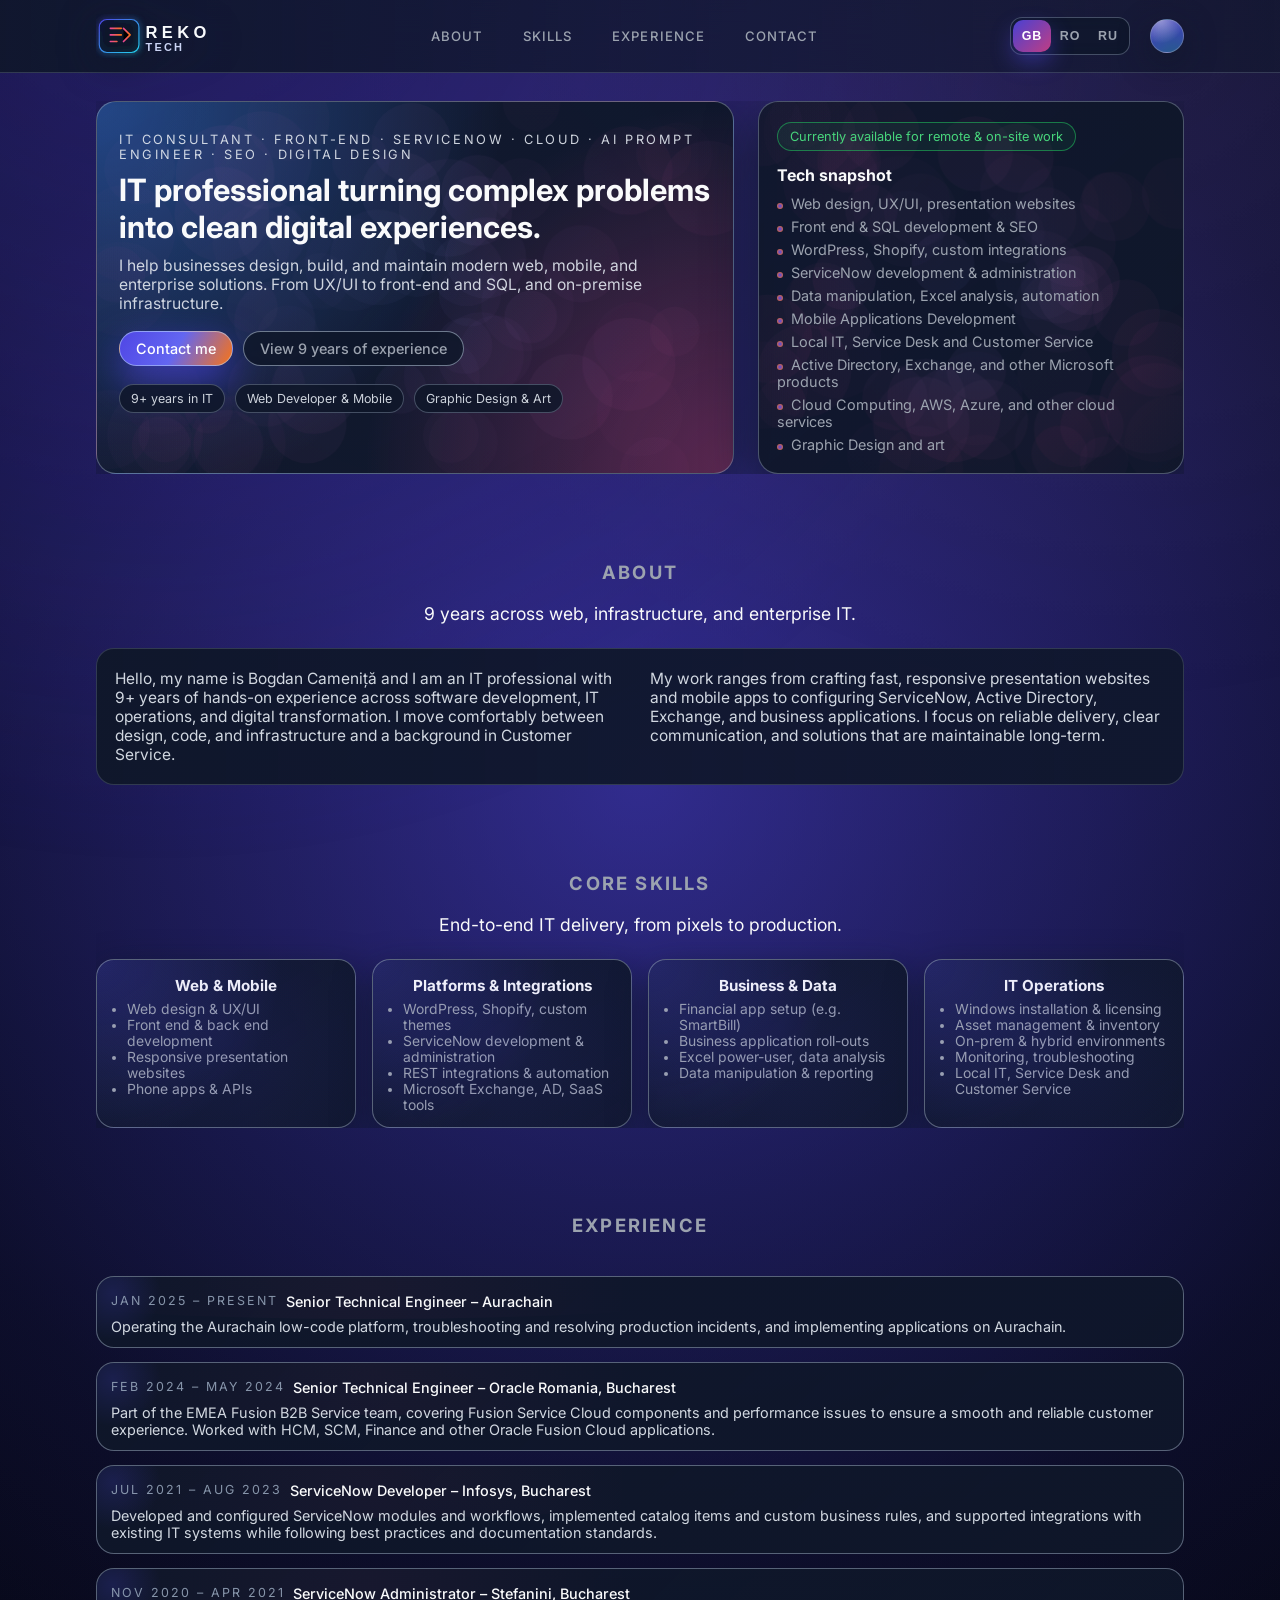
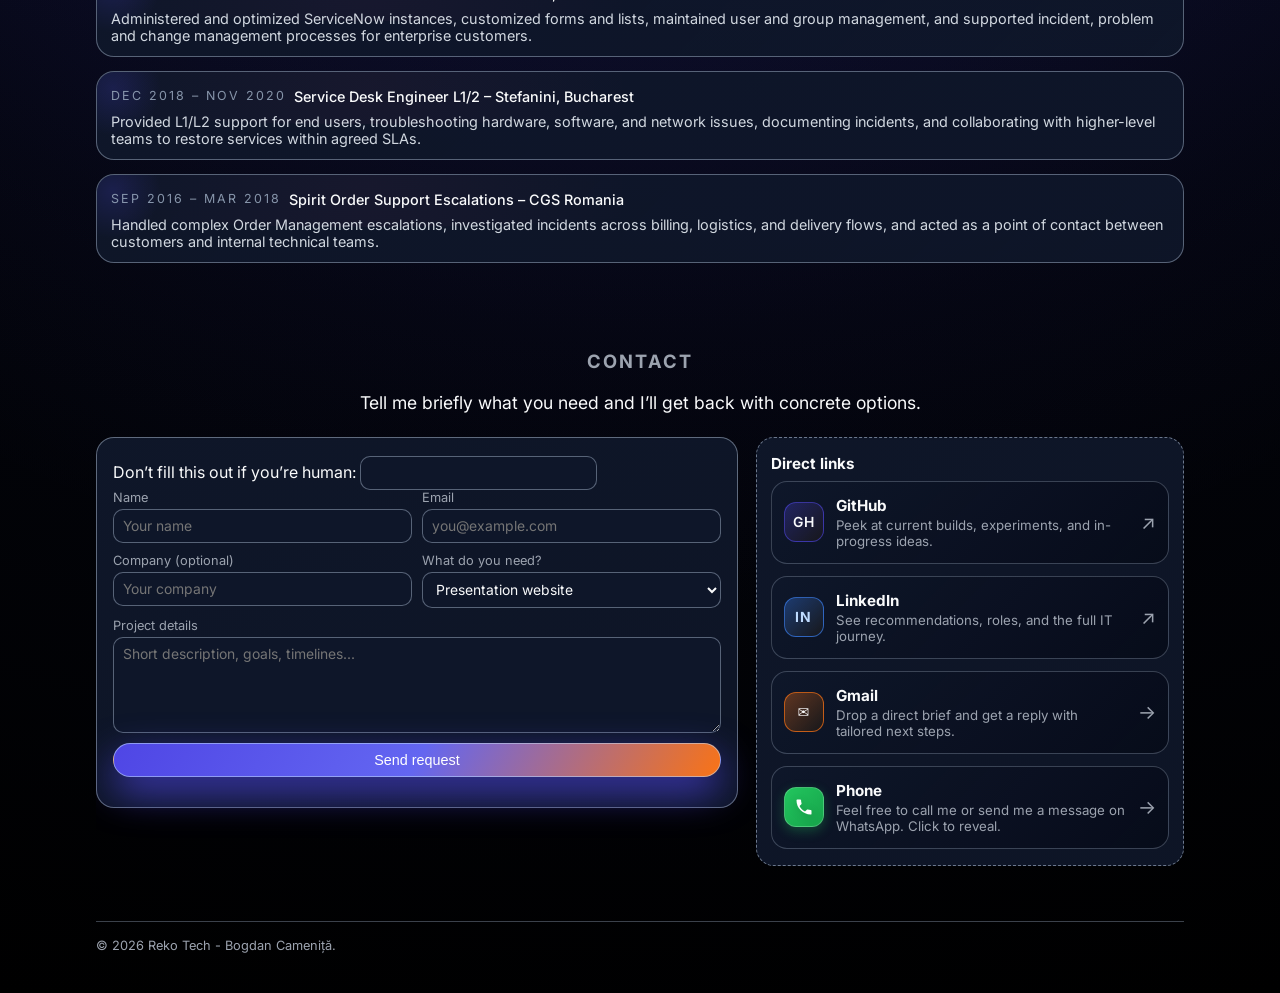
<file: index.html>
<!DOCTYPE html>
<html lang="en">

<head>
    <!-- Google tag (gtag.js) -->
    <script async src="https://www.googletagmanager.com/gtag/js?id=AW-17837171565"></script>
    <script>
        window.dataLayer = window.dataLayer || [];
        function gtag() { dataLayer.push(arguments); }
        gtag('js', new Date());

        gtag('config', 'AW-17837171565');
    </script>
    <script>
        function gtag_report_conversion(url) {
            var callback = function () {
                if (typeof (url) != 'undefined') {
                    window.location = url;
                }
            };
            gtag('event', 'conversion', {
                'send_to': 'AW-17837171565/13NXCNXAu9kbEO3GtrlC',
                'event_callback': callback
            });
            return false;
        }
    </script>
    <meta charset="UTF-8" />
    <meta name="viewport" content="width=device-width, initial-scale=1.0" />
    <title>Reko Tech</title>
    <link rel="icon" type="image/svg+xml" href="assets/img/favicon.svg" />
    <link rel="stylesheet" href="assets/css/styles.css" />
    <link rel="preconnect" href="https://fonts.googleapis.com" />
    <link rel="preconnect" href="https://fonts.gstatic.com" crossorigin />
    <link href="https://fonts.googleapis.com/css2?family=Inter:wght@300;400;500;600;700&display=swap"
        rel="stylesheet" />
</head>

<body>
    <div id="page-top"></div>
    <header class="site-header">
        <div class="page site-header-inner">
            <a class="site-logo" href="#page-top" aria-label="Reko Tech home">
                <img src="assets/img/reko-tech-logo.svg" alt="Reko Tech logo" />
            </a>
            <nav class="nav desktop-nav">
                <a href="#about" data-i18n="nav_about">About</a>
                <a href="#skills" data-i18n="nav_skills">Skills</a>
                <a href="#experience" data-i18n="nav_experience">Experience</a>
                <a href="#contact" data-i18n="nav_contact">Contact</a>
            </nav>
            <div class="header-actions">
                <button class="menu-toggle" aria-label="Toggle navigation" aria-controls="mobileNav"
                    aria-expanded="false">
                    <span class="menu-line"></span>
                    <span class="menu-line"></span>
                    <span class="menu-line"></span>
                </button>
                <div class="lang-toggle" role="group" aria-label="Language toggle">
                    <button class="lang-btn active" type="button" data-lang="en" aria-pressed="true">GB</button>
                    <button class="lang-btn" type="button" data-lang="ro" aria-pressed="false">RO</button>
                    <button class="lang-btn" type="button" data-lang="ru" aria-pressed="false">RU</button>
                </div>
                <button class="theme-toggle" aria-label="Toggle theme" data-i18n-aria="theme_toggle"></button>
            </div>
        </div>
    </header>
    <div class="mobile-nav-panel" id="mobileNav" aria-hidden="true">
        <div class="mobile-nav-glow"></div>
        <div class="mobile-nav-content">
            <div class="mobile-nav-header">
                <button class="mobile-nav-close" aria-label="Close navigation"></button>
            </div>
            <div class="mobile-nav-links">
                <a href="#page-top" data-i18n="nav_home">Home</a>
                <a href="#about" data-i18n="nav_about">About</a>
                <a href="#skills" data-i18n="nav_skills">Skills</a>
                <a href="#experience" data-i18n="nav_experience">Experience</a>
                <a href="#contact" data-i18n="nav_contact">Contact</a>
            </div>
        </div>
    </div>
    <div class="page">

        <main>
            <section class="hero" id="top">
                <div class="hero-grid">
                    <div class="hero-main">
                        <canvas class="hero-fluid hero-liquid"></canvas>
                        <p class="hero-tag" data-i18n="hero_tag">IT Consultant · Front-End · ServiceNow · Cloud · AI
                            Prompt Engineer · SEO · Digital Design</p>
                        <h1 data-i18n="hero_title">IT professional turning complex problems into clean digital
                            experiences.</h1>
                        <p class="hero-sub" data-i18n="hero_sub">
                            I help businesses design, build, and maintain modern web, mobile, and enterprise
                            solutions. From UX/UI to front-end and SQL, and on‑premise infrastructure.
                        </p>
                        <div class="hero-actions">
                            <a href="#contact" class="btn primary" data-i18n="hero_cta_primary">Contact me</a>
                            <a href="#experience" class="btn ghost" data-i18n="hero_cta_secondary">View 9 years of
                                experience</a>
                        </div>
                        <div class="hero-meta">
                            <span data-i18n="hero_meta_1">9+ years in IT</span>
                            <span data-i18n="hero_meta_2">Web Developer &amp; Mobile</span>
                            <span data-i18n="hero_meta_3">Graphic Design &amp; Art</span>
                        </div>
                    </div>
                    <aside class="hero-card">
                        <canvas class="hero-fluid hero-liquid"></canvas>
                        <div class="hero-pill" data-i18n="hero_pill">Currently available for remote & on‑site work</div>
                        <h2 data-i18n="hero_card_title">Tech snapshot</h2>
                        <ul class="hero-list">
                            <li data-i18n="hero_li_1">Web design, UX/UI, presentation websites</li>
                            <li data-i18n="hero_li_2">Front end &amp; SQL development</li>
                            <li data-i18n="hero_li_3">WordPress, Shopify, custom integrations</li>
                            <li data-i18n="hero_li_4">ServiceNow development &amp; administration</li>
                            <li data-i18n="hero_li_5">Data manipulation, Excel analysis, automation</li>
                            <li data-i18n="hero_li_6">Mobile Applications Development</li>
                            <li data-i18n="hero_li_7">Local IT, Service Desk and Customer Service</li>
                            <li data-i18n="hero_li_8">Active Directory, Exchange, and other Microsoft products</li>
                            <li data-i18n="hero_li_9">Cloud Computing, AWS, Azure, and other cloud services</li>
                            <li data-i18n="hero_li_10">Graphic Design and art</li>
                        </ul>
                    </aside>
                </div>
            </section>

            <section class="section" id="about">
                <div class="section-header">
                    <h2 data-i18n="about_title">About</h2>
                    <p data-i18n="about_sub">9 years across web, infrastructure, and enterprise IT.</p>
                </div>
                <div class="about-grid">
                    <p data-i18n="about_body_1">
                        Hello, my name is Bogdan Cameniță and I am an IT professional with 9+ years of hands‑on
                        experience across software
                        development, IT operations, and digital transformation. I move comfortably between
                        design, code, and infrastructure and a background in Customer Service.
                    </p>
                    <p data-i18n="about_body_2">
                        My work ranges from crafting fast, responsive presentation websites and mobile
                        apps to configuring ServiceNow, Active Directory, Exchange, and business
                        applications. I focus on reliable delivery, clear communication, and solutions that
                        are maintainable long‑term.
                    </p>
                </div>
            </section>

            <section class="section" id="skills">
                <div class="section-header">
                    <h2 data-i18n="skills_title">Core skills</h2>
                    <p data-i18n="skills_sub">End‑to‑end IT delivery, from pixels to production.</p>
                </div>
                <div class="pill-grid">
                    <article class="pill-card">
                        <h3 data-i18n="skills_card1_title">Web &amp; Mobile</h3>
                        <ul>
                            <li data-i18n="skills_card1_li1">Web design &amp; UX/UI</li>
                            <li data-i18n="skills_card1_li2">Front end &amp; back end development</li>
                            <li data-i18n="skills_card1_li3">Responsive presentation websites</li>
                            <li data-i18n="skills_card1_li4">Phone apps &amp; APIs</li>
                        </ul>
                    </article>
                    <article class="pill-card">
                        <h3 data-i18n="skills_card2_title">Platforms &amp; Integrations</h3>
                        <ul>
                            <li data-i18n="skills_card2_li1">WordPress, Shopify, custom themes</li>
                            <li data-i18n="skills_card2_li2">ServiceNow development &amp; administration</li>
                            <li data-i18n="skills_card2_li3">REST integrations &amp; automation</li>
                            <li data-i18n="skills_card2_li4">Microsoft Exchange, AD, SaaS tools</li>
                        </ul>
                    </article>
                    <article class="pill-card">
                        <h3 data-i18n="skills_card3_title">Business &amp; Data</h3>
                        <ul>
                            <li data-i18n="skills_card3_li1">Financial app setup (e.g. SmartBill)</li>
                            <li data-i18n="skills_card3_li2">Business application roll‑outs</li>
                            <li data-i18n="skills_card3_li3">Excel power‑user, data analysis</li>
                            <li data-i18n="skills_card3_li4">Data manipulation &amp; reporting</li>
                        </ul>
                    </article>
                    <article class="pill-card">
                        <h3 data-i18n="skills_card4_title">IT Operations</h3>
                        <ul>
                            <li data-i18n="skills_card4_li1">Windows installation &amp; licensing</li>
                            <li data-i18n="skills_card4_li2">Asset management &amp; inventory</li>
                            <li data-i18n="skills_card4_li3">On‑prem &amp; hybrid environments</li>
                            <li data-i18n="skills_card4_li4">Monitoring, troubleshooting</li>
                            <li data-i18n="skills_card4_li5">Local IT, Service Desk and Customer Service</li>
                        </ul>
                    </article>
                </div>
            </section>

            <section class="section" id="experience">
                <div class="section-header">
                    <h2 data-i18n="experience_title">Experience</h2>
                </div>
                <div class="timeline">
                    <article class="timeline-item">
                        <div class="timeline-meta">
                            <span class="timeline-period" data-i18n="exp1_period">Jan 2025 – Present</span>
                            <span class="timeline-role" data-i18n="exp1_role">Senior Technical Engineer –
                                Aurachain</span>
                        </div>
                        <p data-i18n="exp1_desc">
                            Operating the Aurachain low-code platform, troubleshooting and resolving
                            production incidents, and implementing applications on Aurachain.
                        </p>
                    </article>
                    <article class="timeline-item">
                        <div class="timeline-meta">
                            <span class="timeline-period" data-i18n="exp2_period">Feb 2024 – May 2024</span>
                            <span class="timeline-role" data-i18n="exp2_role">Senior Technical Engineer – Oracle
                                Romania, Bucharest</span>
                        </div>
                        <p data-i18n="exp2_desc">
                            Part of the EMEA Fusion B2B Service team, covering Fusion Service Cloud components
                            and performance issues to ensure a smooth and reliable customer experience.
                            Worked with HCM, SCM, Finance and other Oracle Fusion Cloud applications.
                        </p>
                    </article>
                    <article class="timeline-item">
                        <div class="timeline-meta">
                            <span class="timeline-period" data-i18n="exp3_period">Jul 2021 – Aug 2021</span>
                            <span class="timeline-role" data-i18n="exp3_role">ServiceNow Developer – Infosys,
                                Bucharest</span>
                        </div>
                        <p data-i18n="exp3_desc">
                            Developed and configured ServiceNow modules and workflows, implemented catalog
                            items and custom business rules, and supported integrations with existing IT
                            systems while following best practices and documentation standards.
                        </p>
                    </article>
                    <article class="timeline-item">
                        <div class="timeline-meta">
                            <span class="timeline-period" data-i18n="exp4_period">Nov 2020 – Apr 2021</span>
                            <span class="timeline-role" data-i18n="exp4_role">ServiceNow Administrator – Stefanini,
                                Bucharest</span>
                        </div>
                        <p data-i18n="exp4_desc">
                            Administered and optimized ServiceNow instances, customized forms and lists,
                            maintained user and group management, and supported incident, problem and change
                            management processes for enterprise customers.
                        </p>
                    </article>
                    <article class="timeline-item">
                        <div class="timeline-meta">
                            <span class="timeline-period" data-i18n="exp5_period">Dec 2018 – Nov 2020</span>
                            <span class="timeline-role" data-i18n="exp5_role">Service Desk Engineer L1/2 – Stefanini,
                                Bucharest</span>
                        </div>
                        <p data-i18n="exp5_desc">
                            Provided L1/L2 support for end users, troubleshooting hardware, software, and
                            network issues, documenting incidents, and collaborating with higher-level teams
                            to restore services within agreed SLAs.
                        </p>
                    </article>
                    <article class="timeline-item">
                        <div class="timeline-meta">
                            <span class="timeline-period" data-i18n="exp6_period">Sep 2016 – Mar 2018</span>
                            <span class="timeline-role" data-i18n="exp6_role">Spirit Order Support Escalations – CGS
                                Romania</span>
                        </div>
                        <p data-i18n="exp6_desc">
                            Handled complex Order Management escalations, investigated incidents across
                            billing, logistics, and delivery flows, and acted as a point of contact between
                            customers and internal technical teams.
                        </p>
                    </article>
                </div>
            </section>

            <section class="section" id="contact">
                <div class="section-header">
                    <h2 data-i18n="contact_title">Contact</h2>
                    <p data-i18n="contact_sub">Tell me briefly what you need and I’ll get back with concrete options.
                    </p>
                </div>
                <div class="contact-grid">
                    <form id="contactForm" class="contact-form" name="contact" method="POST" data-netlify="true"
                        netlify-honeypot="bot-field" autocomplete="on">
                        <input type="hidden" name="form-name" value="contact" />
                        <div class="honeypot" aria-hidden="true">
                            <label>
                                Don’t fill this out if you’re human:
                                <input name="bot-field" type="text" tabindex="-1" />
                            </label>
                        </div>
                        <div class="field-row">
                            <div class="field">
                                <label for="name" data-i18n="contact_name_label">Name</label>
                                <input id="name" name="name" type="text" placeholder="Your name"
                                    data-i18n-placeholder="contact_name_placeholder" required />
                            </div>
                            <div class="field">
                                <label for="email" data-i18n="contact_email_label">Email</label>
                                <input id="email" name="email" type="email" placeholder="you@example.com"
                                    data-i18n-placeholder="contact_email_placeholder" required />
                            </div>
                        </div>
                        <div class="field-row">
                            <div class="field">
                                <label for="company" data-i18n="contact_company_label">Company (optional)</label>
                                <input id="company" name="company" type="text" placeholder="Your company"
                                    data-i18n-placeholder="contact_company_placeholder" />
                            </div>
                            <div class="field">
                                <label for="topic" data-i18n="contact_topic_label">What do you need?</label>
                                <select id="topic" name="topic">
                                    <option data-i18n="contact_topic_opt1">Presentation website</option>
                                    <option data-i18n="contact_topic_opt2">Full‑stack project</option>
                                    <option data-i18n="contact_topic_opt3">ServiceNow / ITSM</option>
                                    <option data-i18n="contact_topic_opt4">Data &amp; Excel / reporting</option>
                                    <option data-i18n="contact_topic_opt5">IT infrastructure &amp; setup</option>
                                    <option data-i18n="contact_topic_opt6">Other / not sure yet</option>
                                </select>
                            </div>
                        </div>
                        <div class="field">
                            <label for="message" data-i18n="contact_message_label">Project details</label>
                            <textarea id="message" name="message" rows="4"
                                placeholder="Short description, goals, timelines..."
                                data-i18n-placeholder="contact_message_placeholder"></textarea>
                        </div>
                        <button class="btn primary full" type="submit" data-i18n="contact_submit">Send request</button>
                        <p class="form-status" id="contactStatus" aria-live="polite"></p>
                    </form>
                    <aside class="contact-aside">
                        <h3 data-i18n="contact_links_title">Direct links</h3>
                        <div class="contact-links">
                            <a class="contact-link-card github" href="https://github.com/bogdanca" target="_blank"
                                rel="noopener">
                                <span class="contact-icon">GH</span>
                                <div class="contact-link-body">
                                    <strong data-i18n="contact_github_title">GitHub</strong>
                                    <p data-i18n="contact_github_desc">Peek at current builds, experiments, and
                                        in-progress ideas.</p>
                                </div>
                                <span class="contact-link-arrow">↗</span>
                            </a>
                            <a class="contact-link-card linkedin" href="https://www.linkedin.com/in/bogdan-camenita"
                                target="_blank" rel="noopener">
                                <span class="contact-icon">in</span>
                                <div class="contact-link-body">
                                    <strong data-i18n="contact_linkedin_title">LinkedIn</strong>
                                    <p data-i18n="contact_linkedin_desc">See recommendations, roles, and the full IT
                                        journey.</p>
                                </div>
                                <span class="contact-link-arrow">↗</span>
                            </a>
                            <a class="contact-link-card gmail" href="#" data-email="Y2FtZW5pdGFib2dkYW5AZ21haWwuY29t"
                                data-email-scheme="mailto">
                                <span class="contact-icon">✉</span>
                                <div class="contact-link-body">
                                    <strong data-i18n="contact_gmail_title">Gmail</strong>
                                    <p data-i18n="contact_gmail_desc">Drop a direct brief and get a reply with tailored
                                        next steps.</p>
                                </div>
                                <span class="contact-link-arrow">→</span>
                            </a>
                            <a class="contact-link-card phone" href="#" data-phone="KzQwIDc2MTE3MjEyMQ=="
                                data-phone-scheme="tel">
                                <span class="contact-icon">
                                    <svg viewBox="0 0 24 24" width="20" height="20" fill="currentColor">
                                        <path
                                            d="M6.62,10.79C8.06,13.62 10.38,15.94 13.21,17.38L15.41,15.18C15.69,14.9 16.08,14.82 16.43,14.93C17.55,15.3 18.75,15.5 20,15.5A1,1 0 0,1 21,16.5V20A1,1 0 0,1 20,21A17,17 0 0,1 3,4A1,1 0 0,1 4,3H7.5A1,1 0 0,1 8.5,4C8.5,5.25 8.7,6.45 9.07,7.57C9.18,7.92 9.1,8.31 8.82,8.59L6.62,10.79Z" />
                                    </svg>
                                </span>
                                <div class="contact-link-body">
                                    <strong data-i18n="contact_phone_title">Phone</strong>
                                    <p data-i18n="contact_phone_desc">Feel free to call me or send me a message on
                                        WhatsApp. Click to reveal.</p>
                                </div>
                                <span class="contact-link-arrow">→</span>
                            </a>
                        </div>
                    </aside>
                </div>
            </section>

        </main>

        <footer class="site-footer">
            <span>© <span id="year"></span> <span data-i18n="footer_note">Reko Tech. All rights reserved.</span></span>
        </footer>
    </div>

    <script src="assets/js/main.js"></script>
</body>

</html>
</file>
<file: assets/css/styles.css>
:root {
  --bg: #050816;
  --bg-elevated: #070b1c;
  --bg-soft: #0e1224;
  --accent: #4f46e5;
  --accent-soft: rgba(79, 70, 229, 0.2);
  --accent-strong: #a855f7;
  --text: #f9fafb;
  --text-soft: #9ca3af;
  --border-subtle: rgba(148, 163, 184, 0.25);
  --shadow-soft: 0 18px 60px rgba(15, 23, 42, 0.75);
  --radius-lg: 18px;
  --radius-pill: 999px;
  --nav-blur: blur(20px);
  --bg-grad-highlight: #1c1440;
  --bg-grad-base: #050816;
  --bg-pulse-color: rgba(79, 70, 229, 0.28);
  --pulse-speed: 1.9s;
  --tilt-rotate-pitch: 0deg;
  --tilt-rotate-roll: 0deg;
  --tilt-shift-x: 0px;
  --tilt-shift-y: 0px;
  --tilt-bg-shift-x: 0px;
  --tilt-bg-shift-y: 0px;
  --bg-pointer-x: 50%;
  --bg-pointer-y: 30%;
  --bg-pointer-color-rgb: 79, 70, 229;
  --liquid-shift-multiplier: 1;
  --liquid-rotate-multiplier: 1;
}

@media (pointer: coarse) {
  :root {
    --liquid-shift-multiplier: 2.4;
    --liquid-rotate-multiplier: 1.8;
  }
}

html.theme-2 {
  /* Green / teal variant */
  --bg: #020617;
  --bg-elevated: #020617;
  --bg-soft: #020617;
  --accent: #22c55e;
  --accent-soft: rgba(34, 197, 94, 0.22);
  --accent-strong: #22d3ee;
  --text: #f9fafb;
  --text-soft: #9ca3af;
  --border-subtle: rgba(55, 65, 81, 0.7);
  --bg-pointer-color-rgb: 34, 197, 94;
}

html.theme-3 {
  /* Warm orange / amber variant */
  --bg: #030712;
  --bg-elevated: #090814;
  --bg-soft: #111827;
  --accent: #f97316;
  --accent-soft: rgba(249, 115, 22, 0.2);
  --accent-strong: #facc15;
  --text: #fefce8;
  --text-soft: #fbbf24;
  --border-subtle: rgba(251, 191, 36, 0.45);
  --bg-pointer-color-rgb: 249, 115, 22;
}

html.theme-4 {
  /* Blue / cyan variant */
  --bg: #020617;
  --bg-elevated: #020617;
  --bg-soft: #0b1220;
  --accent: #3b82f6;
  --accent-soft: rgba(59, 130, 246, 0.22);
  --accent-strong: #22d3ee;
  --text: #e0f2fe;
  --text-soft: #93c5fd;
  --border-subtle: rgba(59, 130, 246, 0.45);
  --bg-pointer-color-rgb: 59, 130, 246;
}

html.theme-5 {
  /* Magenta / purple variant */
  --bg: #050013;
  --bg-elevated: #080021;
  --bg-soft: #13072e;
  --accent: #ec4899;
  --accent-soft: rgba(236, 72, 153, 0.22);
  --accent-strong: #a855f7;
  --text: #fdf2ff;
  --text-soft: #f9a8d4;
  --border-subtle: rgba(236, 72, 153, 0.45);
  --bg-pointer-color-rgb: 236, 72, 153;
}

* {
  box-sizing: border-box;
  user-select: none;
}

html,
body {
  margin: 0;
  padding: 0;
  font-family: "Inter", system-ui, -apple-system, BlinkMacSystemFont, "Segoe UI", sans-serif;
  color: var(--text);
}

body {
  min-height: 100vh;
  background:
    radial-gradient(circle at var(--bg-pointer-x) var(--bg-pointer-y),
      rgba(var(--bg-pointer-color-rgb), 0.55) 0%,
      rgba(var(--bg-pointer-color-rgb), 0.35) 18%,
      rgba(var(--bg-pointer-color-rgb), 0.12) 42%,
      rgba(var(--bg-pointer-color-rgb), 0.04) 60%,
      transparent 75%),
    radial-gradient(circle at top, var(--bg-grad-highlight) 0%, var(--bg-grad-base) 45%, #000 100%);
  position: relative;
  z-index: 0;
  overflow-x: hidden;
}

body::before {
  content: "";
  position: fixed;
  inset: -10% -10% 0 -10%;
  background: radial-gradient(circle at 20% 0%, var(--bg-pulse-color), transparent 60%),
    radial-gradient(circle at 80% 10%, rgba(255, 255, 255, 0.05), transparent 50%);
  z-index: -1;
  pointer-events: none;
  filter: blur(0px);
  opacity: 0.85;
  animation: bgPulse var(--pulse-speed) ease-in-out infinite;
  transform: translate3d(var(--tilt-bg-shift-x), var(--tilt-bg-shift-y), 0) scale(1.05);
  transition: transform 0.45s ease;
}

body.mobile-nav-open {
  overflow: hidden;
}

body.fast-heartbeat {
  --pulse-speed: 1.2s;
}

body.tilt-enabled .hero-liquid {
  will-change: transform;
  transform: translate3d(calc(var(--tilt-shift-x) * var(--liquid-shift-multiplier)),
      calc(var(--tilt-shift-y) * var(--liquid-shift-multiplier)),
      0) rotateX(calc(var(--tilt-rotate-pitch) * var(--liquid-rotate-multiplier))) rotateY(calc(var(--tilt-rotate-roll) * var(--liquid-rotate-multiplier)));
  transition: transform 0.25s ease;
}

@keyframes bgPulse {
  0% {
    transform: scale(1);
  }

  50% {
    transform: scale(1.05);
  }

  100% {
    transform: scale(1);
  }
}

.page {
  max-width: 1120px;
  margin: 0 auto;
  padding: 0 16px 40px;
}

.site-header .page {
  padding: 0 16px;
}

.section {
  margin-top: 72px;
  content-visibility: auto;
  contain-intrinsic-size: auto 640px;
}

.section-header {
  display: flex;
  flex-direction: column;
  gap: 4px;
  margin-bottom: 24px;
}

#about .section-header {
  align-items: center;
  text-align: center;
}

#skills .section-header {
  align-items: center;
  text-align: center;
}

#experience .section-header {
  align-items: center;
  text-align: center;
}

#contact .section-header {
  align-items: center;
  text-align: center;
}

.section-header h2 {
  font-size: 1.15rem;
  text-transform: uppercase;
  letter-spacing: 0.12em;
  color: var(--text-soft);
}

.section-header p {
  margin: 0;
  font-size: 1.1rem;
  color: var(--text);
}

.site-header {
  position: sticky;
  top: 0;
  z-index: 20;
  padding: 10px 0;
  margin: 0 0 28px;
  background: linear-gradient(to right, rgba(15, 23, 42, 0.9), rgba(15, 23, 42, 0.5));
  backdrop-filter: var(--nav-blur);
  border-bottom: 1px solid rgba(148, 163, 184, 0.25);
}

.site-header-inner {
  display: flex;
  align-items: center;
  justify-content: space-between;
  gap: 16px;
}

.site-logo {
  display: inline-flex;
  align-items: center;
  justify-content: flex-start;
  padding: 4px 0;
  position: relative;
  isolation: isolate;
}

.site-logo::after {
  content: "";
  position: absolute;
  inset: -6px;
  border-radius: 16px;
  background: radial-gradient(circle, rgba(79, 70, 229, 0.25), transparent 60%);
  opacity: 0;
  transition: opacity 0.3s ease, transform 0.3s ease;
  z-index: -1;
}

.site-logo img {
  height: 44px;
  width: auto;
  display: block;
  filter: drop-shadow(0 8px 18px rgba(15, 23, 42, 0.7));
  transition: transform 0.4s ease;
}

.site-logo:hover::after {
  opacity: 1;
  transform: scale(1.08);
}

.site-logo:hover img {
  transform: translateY(-2px) scale(1.01);
}

.header-actions {
  display: flex;
  align-items: center;
  gap: 12px;
}

.lang-toggle {
  display: inline-flex;
  align-items: center;
  border-radius: 12px;
  padding: 2px;
  background: rgba(15, 23, 42, 0.65);
  border: 1px solid rgba(148, 163, 184, 0.4);
  box-shadow: inset 0 0 10px rgba(15, 23, 42, 0.6);
  margin-right: 8px;
}

.lang-btn {
  width: 38px;
  height: 32px;
  border: none;
  border-radius: 10px;
  background: transparent;
  color: var(--text-soft);
  font-size: 0.78rem;
  font-weight: 600;
  letter-spacing: 0.08em;
  text-transform: uppercase;
  cursor: pointer;
  transition: color 0.2s ease, background 0.2s ease, box-shadow 0.2s ease;
}

.lang-btn.active {
  background: linear-gradient(135deg, rgba(79, 70, 229, 0.9), rgba(236, 72, 153, 0.8));
  color: white;
  box-shadow: 0 10px 22px rgba(79, 70, 229, 0.45);
}

.lang-btn:not(.active):hover {
  color: var(--text);
}

@media (max-width: 720px) {
  .header-actions {
    gap: 10px;
  }

  .lang-toggle {
    order: 1;
  }

  .theme-toggle {
    order: 2;
    margin-left: 0;
  }

  .menu-toggle {
    order: 3;
  }
}

.logo-mark {
  width: 36px;
  height: 36px;
  border-radius: 12px;
  border: 1px solid rgba(148, 163, 184, 0.5);
  display: flex;
  align-items: center;
  justify-content: center;
  font-weight: 600;
  font-size: 0.85rem;
  letter-spacing: 0.18em;
  text-transform: uppercase;
  background: radial-gradient(circle at top left, rgba(79, 70, 229, 0.32), transparent 65%);
}

.nav {
  flex: 1;
  display: flex;
  align-items: center;
  justify-content: center;
  gap: 12px;
}

.menu-toggle {
  display: none;
  width: 42px;
  height: 42px;
  border-radius: 14px;
  border: 1px solid rgba(148, 163, 184, 0.45);
  background: radial-gradient(circle at 30% 15%, rgba(248, 250, 252, 0.18), transparent 65%),
    linear-gradient(145deg, rgba(6, 11, 25, 0.95), rgba(15, 23, 42, 0.85));
  box-shadow: 0 12px 28px rgba(2, 6, 23, 0.65);
  cursor: pointer;
  position: relative;
  overflow: hidden;
  transition: transform 0.2s ease, box-shadow 0.2s ease, border-color 0.2s ease;
}

.menu-toggle::after {
  content: "";
  position: absolute;
  inset: 0;
  border-radius: inherit;
  background: radial-gradient(circle at 70% 0%, rgba(79, 70, 229, 0.32), transparent 55%);
  mix-blend-mode: screen;
  pointer-events: none;
}

.menu-toggle .menu-line {
  position: absolute;
  left: 50%;
  width: 24px;
  height: 2px;
  background: linear-gradient(90deg, var(--accent), var(--accent-strong));
  border-radius: 999px;
  box-shadow: 0 0 8px rgba(79, 70, 229, 0.5);
  transform-origin: center;
  transition: transform 0.3s ease, opacity 0.3s ease;
}

.menu-toggle .menu-line:nth-child(1) {
  transform: translate(-50%, -8px);
}

.menu-toggle .menu-line:nth-child(2) {
  transform: translate(-50%, 0);
}

.menu-toggle .menu-line:nth-child(3) {
  transform: translate(-50%, 8px);
}

.menu-toggle.active {
  border-color: rgba(236, 72, 153, 0.7);
  box-shadow: 0 16px 36px rgba(236, 72, 153, 0.25);
}

.menu-toggle.active .menu-line:nth-child(1) {
  transform: translate(-50%, 0) rotate(45deg);
}

.menu-toggle.active .menu-line:nth-child(2) {
  opacity: 0;
}

.menu-toggle.active .menu-line:nth-child(3) {
  transform: translate(-50%, 0) rotate(-45deg);
}

.theme-toggle {
  margin-left: auto;
}

.nav a {
  position: relative;
  display: inline-flex;
  align-items: center;
  justify-content: center;
  font-size: 0.82rem;
  font-weight: 500;
  letter-spacing: 0.08em;
  text-transform: uppercase;
  color: var(--text-soft);
  text-decoration: none;
  padding: 7px 14px;
  border-radius: 999px;
  overflow: hidden;
  transition: color 0.18s ease, background 0.18s ease;
}

.nav a:hover {
  color: var(--text);
  background: rgba(15, 23, 42, 0.9);
}

.mobile-nav-panel {
  position: fixed;
  inset: 0;
  z-index: 19;
  pointer-events: none;
  opacity: 0;
  transition: opacity 0.3s ease;
}

.mobile-nav-panel.active {
  pointer-events: auto;
  opacity: 1;
}

.mobile-nav-glow {
  position: absolute;
  inset: 0;
  background: radial-gradient(circle at top, rgba(15, 23, 42, 0.85), rgba(2, 6, 23, 0.98));
  backdrop-filter: blur(14px);
}

.mobile-nav-content {
  position: absolute;
  top: 58px;
  right: 16px;
  left: 16px;
  border-radius: 18px;
  padding: 20px;
  border: 1px solid rgba(148, 163, 184, 0.4);
  background: linear-gradient(145deg, rgba(15, 23, 42, 0.98), rgba(15, 23, 42, 0.92));
  box-shadow: 0 28px 70px rgba(2, 6, 23, 0.55);
  transform: translateY(-12px);
  opacity: 0;
  transition: transform 0.35s cubic-bezier(0.22, 1, 0.36, 1), opacity 0.25s ease;
}

.mobile-nav-panel.active .mobile-nav-content {
  transform: translateY(0);
  opacity: 1;
}

.mobile-nav-header {
  display: flex;
  align-items: center;
  justify-content: space-between;
  margin-bottom: 14px;
}

.mobile-nav-header p {
  text-transform: uppercase;
  letter-spacing: 0.2em;
  font-size: 0.75rem;
  color: rgba(226, 232, 240, 0.8);
  margin: 0;
}

.mobile-nav-close {
  width: 32px;
  height: 32px;
  border-radius: 10px;
  border: 1px solid rgba(148, 163, 184, 0.5);
  background: linear-gradient(120deg, rgba(15, 23, 42, 0.95), rgba(15, 23, 42, 0.85));
  position: relative;
  cursor: pointer;
}

.mobile-nav-close::before,
.mobile-nav-close::after {
  content: "";
  position: absolute;
  top: 50%;
  left: 50%;
  width: 14px;
  height: 1.6px;
  background: linear-gradient(90deg, #f97316, #a855f7);
  transform-origin: center;
}

.mobile-nav-close::before {
  transform: translate(-50%, -50%) rotate(45deg);
}

.mobile-nav-close::after {
  transform: translate(-50%, -50%) rotate(-45deg);
}

.mobile-nav-links {
  display: flex;
  flex-direction: column;
  gap: 12px;
  margin-bottom: 18px;
}

.mobile-nav-links a {
  display: flex;
  align-items: center;
  justify-content: space-between;
  padding: 12px 14px;
  border-radius: 12px;
  text-decoration: none;
  color: var(--text);
  background: rgba(15, 23, 42, 0.7);
  border: 1px solid rgba(148, 163, 184, 0.35);
  transition: transform 0.18s ease, border-color 0.18s ease;
}

.mobile-nav-links a::after {
  content: "→";
  font-size: 0.8rem;
  color: var(--text-soft);
}

.mobile-nav-links a:hover {
  transform: translateX(4px);
  border-color: rgba(236, 72, 153, 0.8);
}

.mobile-nav-cta {
  border-radius: 14px;
  padding: 14px;
  border: 1px dashed rgba(148, 163, 184, 0.5);
  text-align: center;
  background: rgba(15, 23, 42, 0.8);
}

.mobile-nav-cta p {
  margin: 10px 0 0;
  font-size: 0.78rem;
  color: var(--text-soft);
}

body.mobile-nav-open {
  overflow: hidden;
}

.theme-toggle {
  width: 34px;
  height: 34px;
  border-radius: 999px;
  border: 1px solid rgba(148, 163, 184, 0.45);
  background: radial-gradient(circle at 30% 0%, rgba(244, 244, 245, 0.48), transparent 60%),
    radial-gradient(circle at 70% 120%, rgba(56, 189, 248, 0.42), rgba(79, 70, 229, 0.8));
  box-shadow: 0 10px 30px rgba(15, 23, 42, 0.65);
  cursor: pointer;
  animation: heartbeat var(--pulse-speed) ease-in-out infinite;
}

@keyframes heartbeat {
  0% {
    transform: scale(1);
    box-shadow: 0 10px 30px rgba(15, 23, 42, 0.6);
  }

  25% {
    transform: scale(1.04);
    box-shadow: 0 12px 32px rgba(79, 70, 229, 0.75);
  }

  40% {
    transform: scale(0.99);
    box-shadow: 0 9px 26px rgba(15, 23, 42, 0.65);
  }

  60% {
    transform: scale(1.03);
    box-shadow: 0 11px 31px rgba(79, 70, 229, 0.72);
  }

  100% {
    transform: scale(1);
    box-shadow: 0 10px 30px rgba(15, 23, 42, 0.6);
  }
}

@keyframes bgPulse {
  0% {
    transform: scale(1);
    opacity: 0.75;
    filter: blur(0px);
  }

  25% {
    transform: scale(1.015);
    opacity: 0.92;
    filter: blur(1px);
  }

  50% {
    transform: scale(1.03);
    opacity: 1;
    filter: blur(2px);
  }

  75% {
    transform: scale(1.015);
    opacity: 0.92;
    filter: blur(1px);
  }

  100% {
    transform: scale(1);
    opacity: 0.75;
    filter: blur(0px);
  }
}

html.theme-2 {
  --bg-grad-highlight: #032c1a;
  --bg-grad-base: #010b05;
  --bg-pulse-color: rgba(34, 197, 94, 0.25);
}

html.theme-2 .hero-main {
  background: radial-gradient(circle at top left, rgba(34, 197, 94, 0.4), transparent 55%),
    radial-gradient(circle at bottom right, rgba(34, 211, 238, 0.38), transparent 50%),
    linear-gradient(to bottom right, rgba(15, 23, 42, 0.98), rgba(15, 23, 42, 0.95));
}

html.theme-2 .hero-list li::before {
  background: radial-gradient(circle, #22c55e, #22d3ee);
}

html.theme-2 .pill-card {
  background: radial-gradient(circle at top left, rgba(34, 197, 94, 0.25), transparent 60%),
    linear-gradient(to bottom right, rgba(15, 23, 42, 0.98), rgba(15, 23, 42, 0.9));
}

html.theme-2 .service-card {
  background: radial-gradient(circle at top right, rgba(34, 211, 238, 0.18), transparent 55%),
    linear-gradient(to bottom right, rgba(15, 23, 42, 0.98), rgba(15, 23, 42, 0.92));
}

html.theme-2 .timeline-item::before {
  background: radial-gradient(circle, rgba(34, 197, 94, 0.6), transparent 70%);
}

html.theme-2 .theme-toggle {
  border-color: rgba(74, 222, 128, 0.9);
  background: radial-gradient(circle at 30% 0%, rgba(236, 253, 245, 0.7), transparent 55%),
    radial-gradient(circle at 70% 120%, rgba(34, 197, 94, 0.6), rgba(34, 211, 238, 0.7));
}

html.theme-3 {
  --bg-grad-highlight: #301306;
  --bg-grad-base: #090611;
  --bg-pulse-color: rgba(249, 115, 22, 0.28);
}

html.theme-3 .hero-main {
  background: radial-gradient(circle at top left, rgba(249, 115, 22, 0.45), transparent 55%),
    radial-gradient(circle at bottom right, rgba(250, 204, 21, 0.35), transparent 50%),
    linear-gradient(to bottom right, rgba(24, 20, 14, 0.98), rgba(15, 23, 42, 0.96));
}

html.theme-3 .hero-list li::before {
  background: radial-gradient(circle, #f97316, #facc15);
}

html.theme-3 .pill-card {
  background: radial-gradient(circle at top left, rgba(249, 115, 22, 0.28), transparent 60%),
    linear-gradient(to bottom right, rgba(24, 20, 14, 0.98), rgba(15, 23, 42, 0.92));
}

html.theme-3 .service-card {
  background: radial-gradient(circle at top right, rgba(250, 204, 21, 0.18), transparent 55%),
    linear-gradient(to bottom right, rgba(24, 20, 14, 0.98), rgba(15, 23, 42, 0.92));
}

html.theme-3 .timeline-item::before {
  background: radial-gradient(circle, rgba(249, 115, 22, 0.6), transparent 70%);
}

html.theme-3 .theme-toggle {
  border-color: rgba(251, 191, 36, 0.9);
  background: radial-gradient(circle at 30% 0%, rgba(254, 249, 195, 0.9), transparent 55%),
    radial-gradient(circle at 70% 120%, rgba(249, 115, 22, 0.7), rgba(250, 204, 21, 0.7));
}

html.theme-4 {
  --bg-grad-highlight: #081a3d;
  --bg-grad-base: #020617;
  --bg-pulse-color: rgba(59, 130, 246, 0.25);
}

html.theme-4 .hero-main {
  background: radial-gradient(circle at top left, rgba(59, 130, 246, 0.5), transparent 55%),
    radial-gradient(circle at bottom right, rgba(34, 211, 238, 0.35), transparent 50%),
    linear-gradient(to bottom right, rgba(15, 23, 42, 0.98), rgba(15, 23, 42, 0.96));
}

html.theme-4 .hero-list li::before {
  background: radial-gradient(circle, #3b82f6, #22d3ee);
}

html.theme-4 .pill-card {
  background: radial-gradient(circle at top left, rgba(59, 130, 246, 0.28), transparent 60%),
    linear-gradient(to bottom right, rgba(15, 23, 42, 0.98), rgba(15, 23, 42, 0.9));
}

html.theme-4 .service-card {
  background: radial-gradient(circle at top right, rgba(37, 99, 235, 0.18), transparent 55%),
    linear-gradient(to bottom right, rgba(15, 23, 42, 0.98), rgba(15, 23, 42, 0.92));
}

html.theme-4 .timeline-item::before {
  background: radial-gradient(circle, rgba(37, 99, 235, 0.6), transparent 70%);
}

html.theme-4 .theme-toggle {
  border-color: rgba(59, 130, 246, 0.9);
  background: radial-gradient(circle at 30% 0%, rgba(219, 234, 254, 0.9), transparent 55%),
    radial-gradient(circle at 70% 120%, rgba(59, 130, 246, 0.7), rgba(34, 211, 238, 0.7));
}

html.theme-5 {
  --bg-grad-highlight: #2b0b26;
  --bg-grad-base: #050013;
  --bg-pulse-color: rgba(236, 72, 153, 0.28);
}

html.theme-5 .hero-main {
  background: radial-gradient(circle at top left, rgba(236, 72, 153, 0.5), transparent 55%),
    radial-gradient(circle at bottom right, rgba(168, 85, 247, 0.45), transparent 50%),
    linear-gradient(to bottom right, rgba(15, 23, 42, 0.98), rgba(15, 23, 42, 0.96));
}

html.theme-5 .hero-list li::before {
  background: radial-gradient(circle, #ec4899, #a855f7);
}

html.theme-5 .pill-card {
  background: radial-gradient(circle at top left, rgba(236, 72, 153, 0.28), transparent 60%),
    linear-gradient(to bottom right, rgba(15, 23, 42, 0.98), rgba(15, 23, 42, 0.9));
}

html.theme-5 .service-card {
  background: radial-gradient(circle at top right, rgba(192, 38, 211, 0.22), transparent 55%),
    linear-gradient(to bottom right, rgba(15, 23, 42, 0.98), rgba(15, 23, 42, 0.92));
}

html.theme-5 .timeline-item::before {
  background: radial-gradient(circle, rgba(236, 72, 153, 0.6), transparent 70%);
}

html.theme-5 .theme-toggle {
  border-color: rgba(236, 72, 153, 0.9);
  background: radial-gradient(circle at 30% 0%, rgba(253, 242, 248, 0.9), transparent 55%),
    radial-gradient(circle at 70% 120%, rgba(236, 72, 153, 0.7), rgba(168, 85, 247, 0.7));
}

.hero {
  margin-top: 20px;
  content-visibility: auto;
  contain-intrinsic-size: auto 560px;
}

.hero-grid {
  display: grid;
  grid-template-columns: minmax(0, 2.1fr) minmax(0, 1.4fr);
  gap: 24px;
}

.hero-main {
  padding: 26px 22px 24px;
  border-radius: 20px;
  background: radial-gradient(circle at top left, rgba(59, 130, 246, 0.45), transparent 55%),
    radial-gradient(circle at bottom right, rgba(236, 72, 153, 0.35), transparent 50%),
    linear-gradient(to bottom right, rgba(15, 23, 42, 0.95), rgba(15, 23, 42, 0.98));
  box-shadow: var(--shadow-soft);
  border: 1px solid rgba(148, 163, 184, 0.5);
  position: relative;
  overflow: hidden;
}

.hero-main canvas.hero-fluid {
  position: absolute;
  inset: 0;
  width: 100%;
  height: 100%;
  pointer-events: none;
  z-index: 0;
  mix-blend-mode: screen;
}

.hero-main>* {
  position: relative;
  z-index: 1;
}

.hero-card {
  position: relative;
  overflow: hidden;
}

.hero-card canvas.hero-fluid {
  position: absolute;
  inset: 0;
  width: 100%;
  height: 100%;
  pointer-events: none;
  z-index: 0;
  mix-blend-mode: screen;
}

.hero-card>* {
  position: relative;
  z-index: 1;
}

.hero-main::before {
  content: "";
  position: absolute;
  inset: -40%;
  background: radial-gradient(circle, rgba(248, 250, 252, 0.03) 0, transparent 65%);
  opacity: 0.9;
  mix-blend-mode: soft-light;
  pointer-events: none;
}

.hero-tag {
  font-size: 0.8rem;
  letter-spacing: 0.2em;
  text-transform: uppercase;
  color: rgba(226, 232, 240, 0.9);
  margin: 0 0 10px;
  display: inline-flex;
  flex-wrap: wrap;
  gap: 0.35em;
}

.hero-main h1 {
  margin: 0 0 10px;
  font-size: clamp(1.9rem, 2.4vw, 2.4rem);
  line-height: 1.2;
}

.hero-sub {
  margin: 0 0 18px;
  font-size: 0.98rem;
  color: rgba(226, 232, 240, 0.9);
}

.hero-actions {
  display: flex;
  flex-wrap: wrap;
  gap: 10px;
  margin-bottom: 18px;
}

.btn {
  border-radius: 999px;
  border: 1px solid transparent;
  padding: 8px 16px;
  font-size: 0.9rem;
  font-weight: 500;
  cursor: pointer;
  text-decoration: none;
  display: inline-flex;
  align-items: center;
  justify-content: center;
  gap: 6px;
  transition: transform 0.11s ease, box-shadow 0.11s ease, background 0.18s ease, border-color 0.18s ease,
    color 0.18s ease;
}

.btn.primary {
  background: linear-gradient(120deg, #4f46e5, #6366f1, #f97316);
  border-color: rgba(191, 219, 254, 0.55);
  color: white;
  box-shadow: 0 15px 38px rgba(79, 70, 229, 0.75);
}

.btn.primary:hover {
  transform: translateY(-1px);
  box-shadow: 0 18px 48px rgba(79, 70, 229, 0.9);
}

.btn.ghost {
  background: rgba(15, 23, 42, 0.85);
  border-color: rgba(148, 163, 184, 0.7);
  color: var(--text-soft);
}

.btn.ghost:hover {
  background: rgba(15, 23, 42, 1);
  color: var(--text);
}

.btn.full {
  width: 100%;
}

.hero-meta {
  display: flex;
  flex-wrap: wrap;
  gap: 10px;
  font-size: 0.78rem;
}

.hero-meta span {
  padding: 6px 11px;
  border-radius: 999px;
  background: rgba(15, 23, 42, 0.85);
  border: 1px solid rgba(148, 163, 184, 0.4);
  color: rgba(226, 232, 240, 0.9);
}

.hero-card {
  padding: 20px 18px;
  border-radius: 20px;
  background: linear-gradient(to bottom right, rgba(15, 23, 42, 0.92), rgba(15, 23, 42, 0.98));
  border: 1px solid rgba(148, 163, 184, 0.45);
  box-shadow: 0 18px 50px rgba(15, 23, 42, 0.85);
}

.hero-pill {
  display: inline-flex;
  align-items: center;
  gap: 8px;
  padding: 6px 12px;
  border-radius: 999px;
  background: rgba(34, 197, 94, 0.07);
  border: 1px solid rgba(34, 197, 94, 0.55);
  color: rgba(74, 222, 128, 0.95);
  font-size: 0.8rem;
  margin-bottom: 14px;
}

.hero-card h2 {
  margin: 0 0 10px;
  font-size: 1rem;
}

.hero-list {
  list-style: none;
  padding: 0;
  margin: 0;
  display: flex;
  flex-direction: column;
  gap: 6px;
  font-size: 0.9rem;
  color: var(--text-soft);
}

.hero-list li::before {
  content: "";
  display: inline-block;
  width: 6px;
  height: 6px;
  border-radius: 999px;
  margin-right: 8px;
  background: radial-gradient(circle, #4f46e5, #f97316);
}

.about-grid {
  display: grid;
  grid-template-columns: repeat(2, minmax(0, 1fr));
  gap: 20px;
  padding: 20px 18px;
  border-radius: var(--radius-lg);
  border: 1px solid var(--border-subtle);
  background: linear-gradient(to right, rgba(15, 23, 42, 0.96), rgba(15, 23, 42, 0.88));
}

.about-grid p {
  margin: 0;
  font-size: 0.97rem;
  color: rgba(226, 232, 240, 0.92);
}

.pill-grid {
  display: grid;
  grid-template-columns: repeat(4, minmax(0, 1fr));
  gap: 16px;
}

.pill-card {
  border-radius: var(--radius-lg);
  padding: 16px 14px 14px;
  background: radial-gradient(circle at top left, rgba(79, 70, 229, 0.3), transparent 60%),
    linear-gradient(to bottom right, rgba(15, 23, 42, 0.96), rgba(15, 23, 42, 0.9));
  border: 1px solid rgba(148, 163, 184, 0.55);
  box-shadow: 0 14px 36px rgba(15, 23, 42, 0.75);
  position: relative;
  overflow: hidden;
  transition: transform 0.35s cubic-bezier(0.22, 1, 0.36, 1), box-shadow 0.35s ease;
  animation: pillIdle 7s ease-in-out infinite;
}

.pill-card::before,
.pill-card::after {
  content: "";
  position: absolute;
  inset: -40%;
  border-radius: 50%;
  background: radial-gradient(circle, rgba(79, 70, 229, 0.4), transparent 70%);
  opacity: 0.18;
  animation: pillOrbit 14s linear infinite;
}

.pill-card::after {
  animation-duration: 10s;
  animation-direction: reverse;
  opacity: 0.12;
}

.pill-card:hover,
.pill-card:focus-within {
  transform: translateY(-6px) scale(1.015);
  box-shadow: 0 24px 50px rgba(15, 23, 42, 0.85);
  animation-play-state: paused;
}

.pill-card:hover::before,
.pill-card:hover::after,
.pill-card:focus-within::before,
.pill-card:focus-within::after {
  opacity: 0.35;
  filter: blur(6px);
}

@keyframes pillIdle {
  0% {
    transform: translateY(0);
  }

  50% {
    transform: translateY(-4px);
  }

  100% {
    transform: translateY(0);
  }
}

@keyframes pillOrbit {
  0% {
    transform: rotate(0deg) scale(1);
  }

  50% {
    transform: rotate(180deg) scale(1.08);
  }

  100% {
    transform: rotate(360deg) scale(1);
  }
}

.pill-card h3 {
  margin: 0 0 6px;
  font-size: 0.95rem;
  text-align: center;
}

.pill-card ul {
  margin: 0;
  padding-left: 16px;
  font-size: 0.87rem;
  color: var(--text-soft);
}

.services-grid {
  display: grid;
  grid-template-columns: repeat(2, minmax(0, 1fr));
  gap: 18px;
}

.service-card {
  border-radius: var(--radius-lg);
  padding: 18px 16px 14px;
  background: radial-gradient(circle at top right, rgba(248, 250, 252, 0.05), transparent 55%),
    linear-gradient(to bottom right, rgba(15, 23, 42, 0.97), rgba(15, 23, 42, 0.9));
  border: 1px solid rgba(148, 163, 184, 0.6);
}

.service-card h3 {
  margin: 0 0 6px;
  font-size: 0.98rem;
}

.service-card p {
  margin: 0 0 8px;
  font-size: 0.9rem;
  color: var(--text-soft);
}

.service-card ul {
  margin: 0;
  padding-left: 16px;
  font-size: 0.85rem;
  color: rgba(226, 232, 240, 0.9);
}

.timeline {
  display: grid;
  gap: 14px;
}

.timeline-item {
  border-radius: var(--radius-lg);
  padding: 16px 14px 12px;
  background: linear-gradient(135deg, rgba(15, 23, 42, 0.96), rgba(15, 23, 42, 0.9));
  border: 1px solid rgba(148, 163, 184, 0.55);
  position: relative;
  overflow: hidden;
  transition: transform 0.35s cubic-bezier(0.22, 1, 0.36, 1), box-shadow 0.35s ease;
  animation: pillIdle 8s ease-in-out infinite;
}

.timeline-item::before {
  content: "";
  position: absolute;
  left: -32px;
  top: -32px;
  width: 96px;
  height: 96px;
  border-radius: 40px;
  background: radial-gradient(circle, rgba(79, 70, 229, 0.6), transparent 70%);
  opacity: 0.32;
  animation: pillOrbit 16s linear infinite;
}

.timeline-item::after {
  content: "";
  position: absolute;
  inset: -20% 40% 40% -10%;
  border-radius: 50%;
  background: radial-gradient(circle, rgba(236, 72, 153, 0.25), transparent 70%);
  opacity: 0.16;
  animation: pillOrbit 12s linear infinite;
}

.timeline-item:hover,
.timeline-item:focus-within {
  transform: translateY(-6px) scale(1.01);
  box-shadow: 0 26px 55px rgba(15, 23, 42, 0.85);
  animation-play-state: paused;
}

.timeline-item:hover::before,
.timeline-item:hover::after,
.timeline-item:focus-within::before,
.timeline-item:focus-within::after {
  opacity: 0.4;
  filter: blur(4px);
}

.timeline-meta {
  display: flex;
  flex-wrap: wrap;
  gap: 8px;
  margin-bottom: 8px;
  position: relative;
  z-index: 1;
}

.timeline-period {
  font-size: 0.78rem;
  text-transform: uppercase;
  letter-spacing: 0.16em;
  color: rgba(148, 163, 184, 0.9);
}

.timeline-role {
  font-size: 0.9rem;
  font-weight: 500;
}

.timeline-item p {
  margin: 0;
  font-size: 0.9rem;
  color: rgba(226, 232, 240, 0.92);
  position: relative;
  z-index: 1;
}

.contact-grid {
  display: grid;
  grid-template-columns: minmax(0, 1.8fr) minmax(0, 1.2fr);
  gap: 18px;
  align-items: flex-start;
}

.contact-form {
  border-radius: var(--radius-lg);
  padding: 18px 16px 14px;
  background: linear-gradient(to bottom right, rgba(15, 23, 42, 0.97), rgba(15, 23, 42, 0.9));
  border: 1px solid rgba(148, 163, 184, 0.6);
}

.field-row {
  display: grid;
  grid-template-columns: repeat(2, minmax(0, 1fr));
  gap: 10px;
}

.field {
  display: flex;
  flex-direction: column;
  gap: 4px;
  margin-bottom: 10px;
}

.field label {
  font-size: 0.8rem;
  color: var(--text-soft);
}

input,
select,
textarea {
  border-radius: 10px;
  border: 1px solid rgba(148, 163, 184, 0.55);
  background: rgba(15, 23, 42, 0.96);
  color: var(--text);
  padding: 8px 9px;
  font-family: inherit;
  font-size: 0.87rem;
}

input:focus,
select:focus,
textarea:focus {
  outline: none;
  border-color: rgba(129, 140, 248, 0.9);
  box-shadow: 0 0 0 1px rgba(129, 140, 248, 0.8);
}

textarea {
  resize: vertical;
  min-height: 96px;
}

.contact-note {
  margin: 6px 0 0;
  font-size: 0.78rem;
  color: var(--text-soft);
}

.contact-aside {
  border-radius: var(--radius-lg);
  padding: 16px 14px;
  background: linear-gradient(135deg, rgba(15, 23, 42, 0.96), rgba(15, 23, 42, 0.9));
  border: 1px dashed rgba(148, 163, 184, 0.7);
  font-size: 0.87rem;
}

.contact-aside h3 {
  margin: 0 0 8px;
  font-size: 0.95rem;
}

.contact-links {
  display: flex;
  flex-direction: column;
  gap: 12px;
}

.contact-link-card {
  position: relative;
  display: flex;
  align-items: center;
  gap: 12px;
  padding: 14px 12px;
  border-radius: 16px;
  border: 1px solid rgba(148, 163, 184, 0.35);
  text-decoration: none;
  color: var(--text);
  background: linear-gradient(135deg, rgba(15, 23, 42, 0.95), rgba(6, 11, 25, 0.9));
  overflow: hidden;
  transition: transform 0.2s ease, border-color 0.2s ease, box-shadow 0.2s ease;
}

.contact-link-card::before {
  content: "";
  position: absolute;
  inset: 0;
  border-radius: inherit;
  background: radial-gradient(circle at 20% 20%, rgba(79, 70, 229, 0.4), transparent 70%);
  opacity: 0;
  transition: opacity 0.3s ease;
  pointer-events: none;
}

.contact-link-card:hover,
.contact-link-card:focus-visible {
  transform: translateY(-2px);
  border-color: rgba(236, 72, 153, 0.75);
  box-shadow: 0 18px 38px rgba(15, 23, 42, 0.75);
}

.contact-link-card:hover::before,
.contact-link-card:focus-visible::before {
  opacity: 1;
}

.contact-icon {
  width: 40px;
  height: 40px;
  border-radius: 12px;
  display: inline-flex;
  align-items: center;
  justify-content: center;
  font-weight: 600;
  letter-spacing: 0.08em;
  background: rgba(15, 23, 42, 0.7);
  border: 1px solid rgba(148, 163, 184, 0.5);
  animation: linkPulse 2.5s ease-in-out infinite;
}

.contact-link-body {
  flex: 1;
}

.contact-link-body strong {
  display: block;
  font-size: 0.95rem;
  margin-bottom: 2px;
}

.contact-link-body p {
  margin: 0;
  font-size: 0.83rem;
  color: var(--text-soft);
}

.contact-link-arrow {
  font-size: 1.2rem;
  color: var(--text-soft);
  transition: transform 0.2s ease;
}

.contact-link-card:hover .contact-link-arrow,
.contact-link-card:focus-visible .contact-link-arrow {
  transform: translateX(4px);
}

.contact-link-card.github .contact-icon {
  background: linear-gradient(135deg, rgba(79, 70, 229, 0.3), rgba(24, 24, 27, 0.95));
  border-color: rgba(79, 70, 229, 0.6);
}

.contact-link-card.linkedin .contact-icon {
  text-transform: uppercase;
  font-weight: 700;
  background: linear-gradient(135deg, rgba(59, 130, 246, 0.35), rgba(24, 24, 27, 0.95));
  border-color: rgba(59, 130, 246, 0.65);
  color: #bfdbfe;
}

.contact-link-card.gmail .contact-icon {
  background: linear-gradient(135deg, rgba(249, 115, 22, 0.35), rgba(24, 24, 27, 0.95));
  border-color: rgba(249, 115, 22, 0.7);
}

.contact-link-card.phone .contact-icon {
  background: linear-gradient(135deg, #22c55e, #16a34a);
  border-color: rgba(255, 255, 255, 0.2);
  color: white;
  box-shadow: 0 4px 12px rgba(34, 197, 94, 0.3);
}

.contact-link-card.phone .contact-icon svg {
  filter: drop-shadow(0 2px 4px rgba(0, 0, 0, 0.2));
}

.contact-hint {
  margin: 12px 0 0;
  font-size: 0.78rem;
  color: var(--text-soft);
  text-align: center;
}

@keyframes linkPulse {
  0% {
    box-shadow: 0 0 0 0 rgba(79, 70, 229, 0.6);
  }

  70% {
    box-shadow: 0 0 0 8px rgba(79, 70, 229, 0);
  }

  100% {
    box-shadow: 0 0 0 0 rgba(79, 70, 229, 0);
  }
}

.contact-aside ul {
  margin: 0 0 10px;
  padding-left: 16px;
  color: var(--text-soft);
}

.contact-pill {
  border-radius: var(--radius-lg);
  padding: 10px 10px;
  background: rgba(15, 23, 42, 0.95);
  border: 1px solid rgba(148, 163, 184, 0.7);
  font-size: 0.8rem;
}

.site-footer {
  margin-top: 56px;
  padding-top: 16px;
  border-top: 1px solid rgba(148, 163, 184, 0.4);
  font-size: 0.8rem;
  display: flex;
  flex-wrap: wrap;
  gap: 8px;
  color: var(--text-soft);
}

@media (max-width: 960px) {
  .hero-grid {
    grid-template-columns: minmax(0, 1fr);
  }

  .contact-grid {
    grid-template-columns: minmax(0, 1fr);
  }

  .pill-grid {
    grid-template-columns: repeat(2, minmax(0, 1fr));
  }

  .services-grid {
    grid-template-columns: minmax(0, 1fr);
  }

  .desktop-nav {
    display: none;
  }

  .menu-toggle {
    display: inline-flex;
    align-items: center;
    justify-content: center;
  }

  .site-logo {
    justify-content: flex-start;
  }
}

@media (max-width: 640px) {
  .page {
    padding-inline: 14px;
  }

  .site-header {
    padding-inline: 0;
  }

  .nav {
    display: none;
  }

  .hero-main {
    padding: 22px 18px;
  }

  .section {
    margin-top: 56px;
  }

  .about-grid {
    grid-template-columns: minmax(0, 1fr);
  }

  .pill-grid {
    grid-template-columns: minmax(0, 1fr);
  }

  .field-row {
    grid-template-columns: minmax(0, 1fr);
  }
}
</file>
